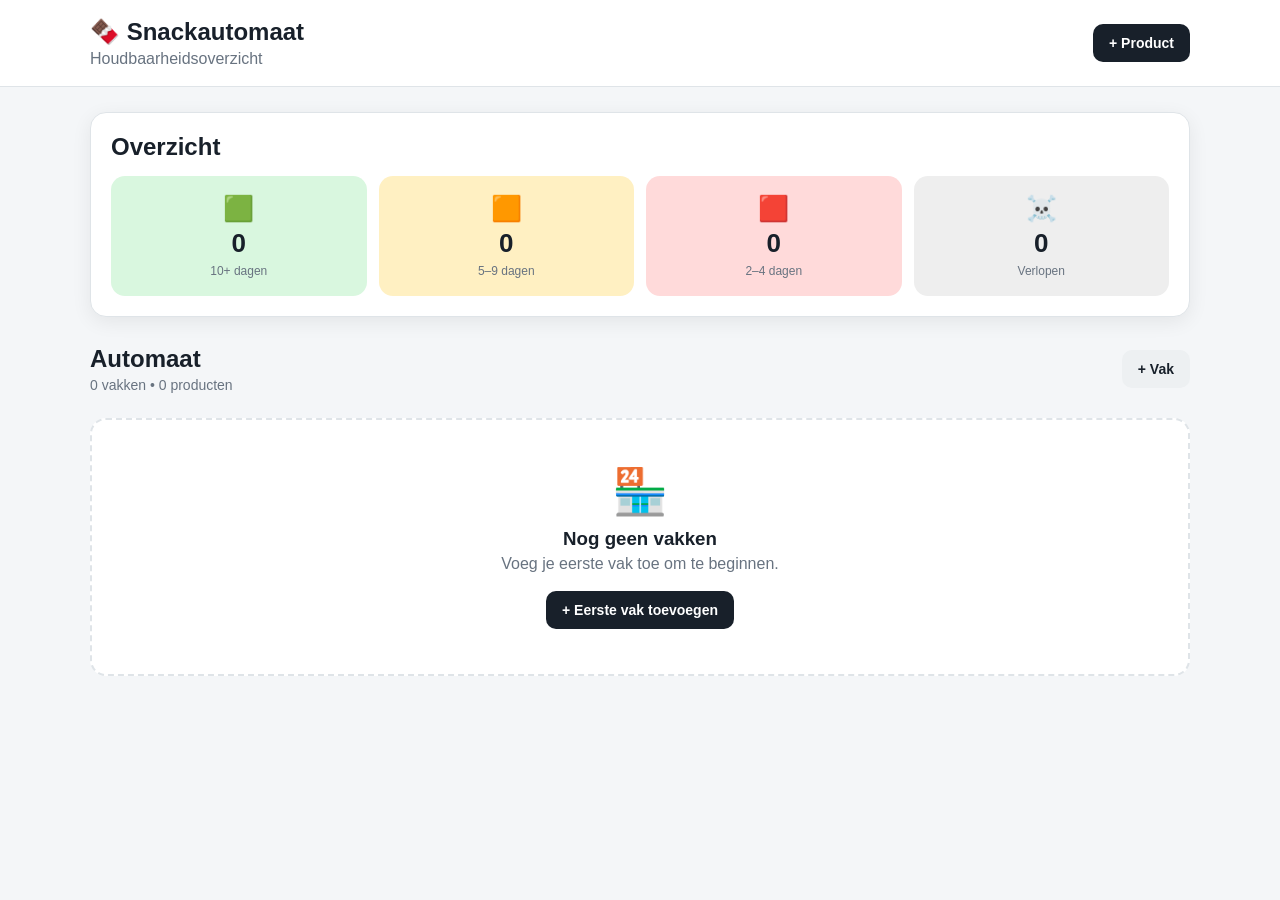
<file: index.html>
<!DOCTYPE html>
<html lang="nl">
<head>
    <meta charset="UTF-8">
    <meta name="viewport" content="width=device-width, initial-scale=1.0">

    <title>Snackautomaat</title>

    <link rel="stylesheet" href="style.css">
    <link rel="manifest" href="manifest.json">

    <meta name="theme-color" content="#18202a">

    <meta name="mobile-web-app-capable" content="yes">
    <meta name="apple-mobile-web-app-capable" content="yes">
    <meta name="apple-mobile-web-app-status-bar-style" content="default">
    <meta name="apple-mobile-web-app-title" content="Snackautomaat">
    </head>

<body>

    <header class="topbar">
        <div>
            <h1>🍫 Snackautomaat</h1>
            <p>Houdbaarheidsoverzicht</p>
        </div>

        <button id="addProductButton" class="primary-button">
            + Product
        </button>
    </header>


    <main>

        <!-- OVERZICHT -->
        <section class="overview">

            <h2>Overzicht</h2>

            <div class="status-grid">

                <button class="status-card green" data-filter="green">
                    <span class="status-icon">🟩</span>
                    <strong id="greenCount">0</strong>
                    <span>10+ dagen</span>
                </button>

                <button class="status-card orange" data-filter="orange">
                    <span class="status-icon">🟧</span>
                    <strong id="orangeCount">0</strong>
                    <span>5–9 dagen</span>
                </button>

                <button class="status-card red" data-filter="red">
                    <span class="status-icon">🟥</span>
                    <strong id="redCount">0</strong>
                    <span>2–4 dagen</span>
                </button>

                <button class="status-card expired" data-filter="expired">
                    <span class="status-icon">☠️</span>
                    <strong id="expiredCount">0</strong>
                    <span>Verlopen</span>
                </button>

            </div>

            <button id="clearFilterButton" class="filter-button hidden">
                Toon alle vakken
            </button>

        </section>


        <!-- VAKKEN -->
        <section class="machine-section">

            <div class="section-title">
                <div>
                    <h2>Automaat</h2>
                    <p id="machineSummary">0 vakken</p>
                </div>

                <button id="addSlotButton" class="secondary-button">
                    + Vak
                </button>
            </div>

            <div id="slotsContainer" class="slots-container"></div>

            <div id="emptyState" class="empty-state">
                <div class="empty-icon">🏪</div>
                <h3>Nog geen vakken</h3>
                <p>Voeg je eerste vak toe om te beginnen.</p>

                <button id="emptyAddSlotButton" class="primary-button">
                    + Eerste vak toevoegen
                </button>
            </div>

        </section>

    </main>


    <!-- PRODUCT TOEVOEGEN -->
    <div id="productModal" class="modal hidden">

        <div class="modal-content">

            <div class="modal-header">
                <div>
                    <h2>Product toevoegen</h2>
                    <p>Voeg een product toe aan een vak.</p>
                </div>

                <button class="close-button" data-close="productModal">
                    ×
                </button>
            </div>

            <form id="productForm">

                <label>
                    Productnaam
                    <input
                        id="productName"
                        type="text"
                        placeholder="Bijvoorbeeld Mars"
                        required
                    >
                </label>

                <label>
                    Vaknummer
                    <select id="productSlot" required></select>
                </label>

                <label>
                    Houdbaar tot
                    <input
                        id="productDate"
                        type="date"
                        required
                    >
                </label>

                <label>
                    Aantal
                    <input
                        id="productAmount"
                        type="number"
                        min="1"
                        max="100"
                        value="1"
                        required
                    >
                </label>

                <div class="form-actions">
                    <button
                        type="button"
                        class="secondary-button"
                        data-close="productModal"
                    >
                        Annuleren
                    </button>

                    <button type="submit" class="primary-button">
                        Toevoegen
                    </button>
                </div>

            </form>

        </div>

    </div>


    <!-- VAK TOEVOEGEN -->
    <div id="slotModal" class="modal hidden">

        <div class="modal-content small-modal">

            <div class="modal-header">
                <div>
                    <h2>Vak toevoegen</h2>
                    <p>Kies een nummer voor het vak.</p>
                </div>

                <button class="close-button" data-close="slotModal">
                    ×
                </button>
            </div>

            <form id="slotForm">

                <label>
                    Vaknummer
                    <input
                        id="slotNumber"
                        type="number"
                        min="1"
                        max="999"
                        required
                    >
                </label>

                <div class="form-actions">

                    <button
                        type="button"
                        class="secondary-button"
                        data-close="slotModal"
                    >
                        Annuleren
                    </button>

                    <button type="submit" class="primary-button">
                        Vak toevoegen
                    </button>

                </div>

            </form>

        </div>

    </div>


    <!-- VAK DETAILS -->
    <div id="slotDetailsModal" class="modal hidden">

        <div class="modal-content">

            <div class="modal-header">

                <div>
                    <h2 id="detailsTitle">Vak</h2>
                    <p id="detailsSubtitle"></p>
                </div>

                <button class="close-button" data-close="slotDetailsModal">
                    ×
                </button>

            </div>

            <div id="slotDetailsContent"></div>

        </div>

    </div>


    <script src="app.js"></script>
    <script>
        if ("serviceWorker" in navigator) {
            window.addEventListener("load", () => {
                navigator.serviceWorker.register(
                    "./service-worker.js"
                );
            });
        }
</script>
</body>
</html>
</file>
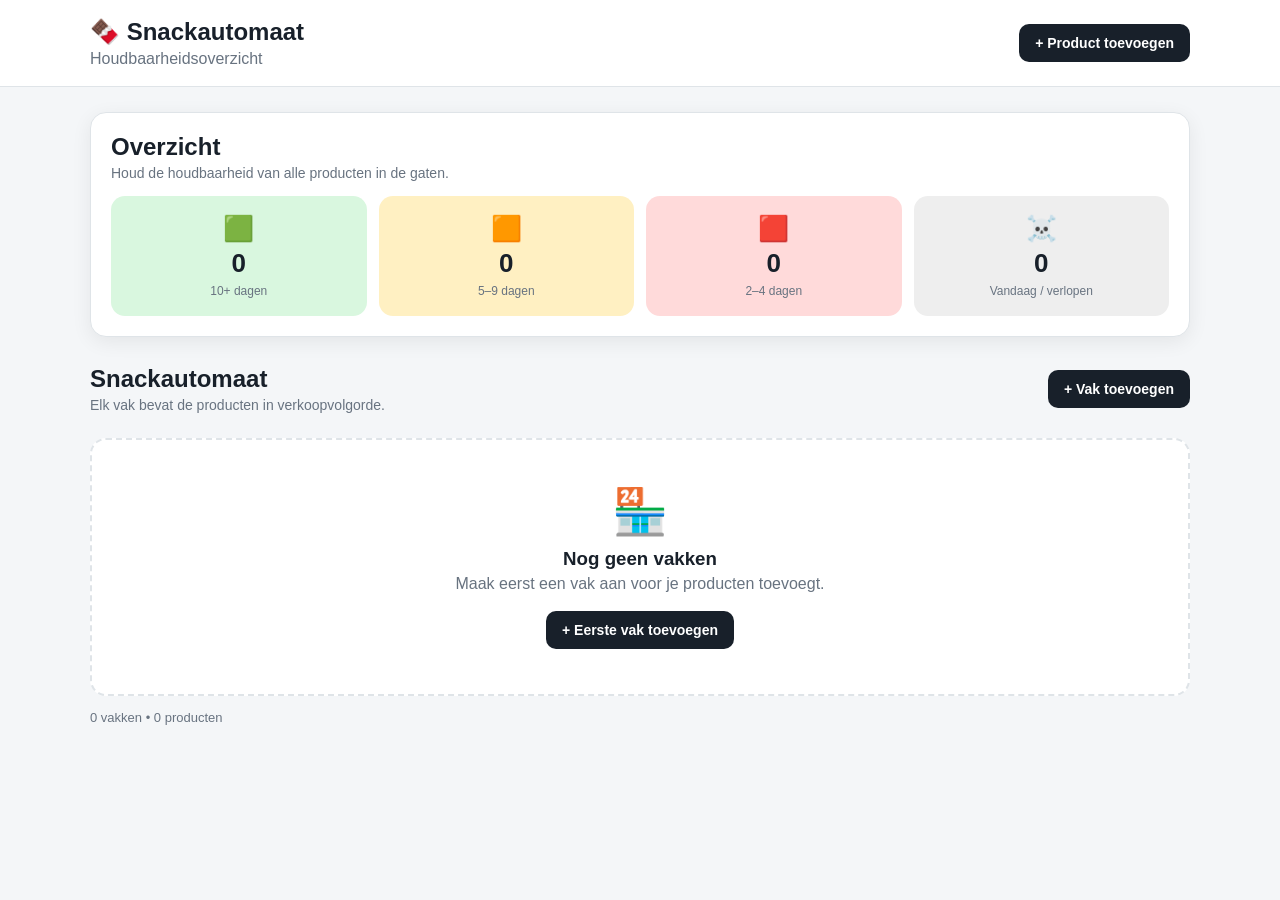
<file: snackautomaat/index.html>
<!DOCTYPE html>
<html lang="nl">
<head>
    <meta charset="UTF-8">

    <meta
        name="viewport"
        content="width=device-width, initial-scale=1.0"
    >

    <title>Snackautomaat</title>

    <!-- Styling -->
    <link rel="stylesheet" href="./style.css">

    <!-- PWA -->
    <link rel="manifest" href="./manifest.json">

    <meta name="theme-color" content="#18202a">

    <meta
        name="mobile-web-app-capable"
        content="yes"
    >

    <meta
        name="apple-mobile-web-app-capable"
        content="yes"
    >

    <meta
        name="apple-mobile-web-app-status-bar-style"
        content="default"
    >

    <meta
        name="apple-mobile-web-app-title"
        content="Snackautomaat"
    >
</head>


<body>

    <!-- =========================
         TOPBAR
    ========================== -->

    <header class="topbar">

        <div>
            <h1>🍫 Snackautomaat</h1>

            <p>
                Houdbaarheidsoverzicht
            </p>
        </div>

        <button
            id="addProductButton"
            class="primary-button"
            type="button"
        >
            + Product toevoegen
        </button>

    </header>


    <main>

        <!-- =========================
             OVERZICHT
        ========================== -->

        <section class="overview">

            <div class="section-title">

                <div>
                    <h2>Overzicht</h2>

                    <p>
                        Houd de houdbaarheid van alle producten in de gaten.
                    </p>
                </div>

            </div>


            <div class="status-grid">

                <button
                    class="status-card green"
                    data-filter="green"
                    type="button"
                >

                    <span class="status-icon">
                        🟩
                    </span>

                    <strong id="greenCount">
                        0
                    </strong>

                    <span>
                        10+ dagen
                    </span>

                </button>


                <button
                    class="status-card orange"
                    data-filter="orange"
                    type="button"
                >

                    <span class="status-icon">
                        🟧
                    </span>

                    <strong id="orangeCount">
                        0
                    </strong>

                    <span>
                        5–9 dagen
                    </span>

                </button>


                <button
                    class="status-card red"
                    data-filter="red"
                    type="button"
                >

                    <span class="status-icon">
                        🟥
                    </span>

                    <strong id="redCount">
                        0
                    </strong>

                    <span>
                        2–4 dagen
                    </span>

                </button>


                <button
                    class="status-card expired"
                    data-filter="expired"
                    type="button"
                >

                    <span class="status-icon">
                        ☠️
                    </span>

                    <strong id="expiredCount">
                        0
                    </strong>

                    <span>
                        Vandaag / verlopen
                    </span>

                </button>

            </div>


            <button
                id="clearFilterButton"
                class="filter-button hidden"
                type="button"
            >
                Toon alle vakken
            </button>

        </section>


        <!-- =========================
             SNACKAUTOMAAT
        ========================== -->

        <section class="machine-section">

            <div class="section-title">

                <div>

                    <h2>
                        Snackautomaat
                    </h2>

                    <p>
                        Elk vak bevat de producten in verkoopvolgorde.
                    </p>

                </div>


                <button
                    id="addSlotButton"
                    class="primary-button"
                    type="button"
                >
                    + Vak toevoegen
                </button>

            </div>


            <div
                id="slotsContainer"
                class="slots-container"
            ></div>


            <!-- Lege automaat -->

            <div
                id="emptyState"
                class="empty-state"
            >

                <div class="empty-icon">
                    🏪
                </div>

                <h3>
                    Nog geen vakken
                </h3>

                <p>
                    Maak eerst een vak aan voor je producten toevoegt.
                </p>

                <button
                    id="emptyAddSlotButton"
                    class="primary-button"
                    type="button"
                >
                    + Eerste vak toevoegen
                </button>

            </div>


            <p
                id="machineSummary"
                style="
                    color: var(--muted);
                    font-size: 13px;
                    margin-top: 14px;
                "
            >
                0 vakken • 0 producten
            </p>

        </section>

    </main>


    <!-- =========================
         PRODUCT TOEVOEGEN MODAL
    ========================== -->

    <div
        id="productModal"
        class="modal hidden"
    >

        <div class="modal-content">

            <div class="modal-header">

                <div>

                    <h2>
                        Product toevoegen
                    </h2>

                    <p>
                        Voeg één of meerdere producten toe aan een vak.
                    </p>

                </div>


                <button
                    class="close-button"
                    type="button"
                    data-close="productModal"
                    aria-label="Sluiten"
                >
                    ×
                </button>

            </div>


            <form id="productForm">

                <label>
                    Product

                    <input
                        id="productName"
                        type="text"
                        placeholder="Bijvoorbeeld Coca Cola"
                        required
                    >
                </label>


                <label>
                    Vak

                    <select
                        id="productSlot"
                        required
                    ></select>
                </label>


                <label>
                    Houdbaar tot

                    <input
                        id="productDate"
                        type="date"
                        required
                    >
                </label>


                <label>
                    Aantal

                    <input
                        id="productAmount"
                        type="number"
                        min="1"
                        value="1"
                        required
                    >
                </label>


                <div class="form-actions">

                    <button
                        type="button"
                        class="secondary-button"
                        data-close="productModal"
                    >
                        Annuleren
                    </button>

                    <button
                        type="submit"
                        class="primary-button"
                    >
                        Product toevoegen
                    </button>

                </div>

            </form>

        </div>

    </div>


    <!-- =========================
         VAK TOEVOEGEN MODAL
    ========================== -->

    <div
        id="slotModal"
        class="modal hidden"
    >

        <div class="modal-content small-modal">

            <div class="modal-header">

                <div>

                    <h2>
                        Vak toevoegen
                    </h2>

                    <p>
                        Geef het vak een nummer.
                    </p>

                </div>


                <button
                    class="close-button"
                    type="button"
                    data-close="slotModal"
                    aria-label="Sluiten"
                >
                    ×
                </button>

            </div>


            <form id="slotForm">

                <label>
                    Vaknummer

                    <input
                        id="slotNumber"
                        type="number"
                        min="1"
                        required
                    >
                </label>


                <div class="form-actions">

                    <button
                        type="button"
                        class="secondary-button"
                        data-close="slotModal"
                    >
                        Annuleren
                    </button>

                    <button
                        type="submit"
                        class="primary-button"
                    >
                        Vak toevoegen
                    </button>

                </div>

            </form>

        </div>

    </div>


    <!-- =========================
         VAK DETAILS MODAL
    ========================== -->

    <div
        id="slotDetailsModal"
        class="modal hidden"
    >

        <div class="modal-content">

            <div class="modal-header">

                <div>

                    <h2 id="detailsTitle">
                        Vak
                    </h2>

                    <p id="detailsSubtitle">
                        Producten
                    </p>

                </div>


                <button
                    class="close-button"
                    type="button"
                    data-close="slotDetailsModal"
                    aria-label="Sluiten"
                >
                    ×
                </button>

            </div>


            <div
                id="slotDetailsContent"
            ></div>

        </div>

    </div>


    <!-- =========================
         JAVASCRIPT
    ========================== -->

    <script src="./app.js"></script>


    <!-- =========================
         SERVICE WORKER
    ========================== -->

    <script>

        if ("serviceWorker" in navigator) {

            window.addEventListener(
                "load",
                () => {

                    navigator.serviceWorker
                        .register(
                            "./service-worker.js",
                            {
                                scope: "./"
                            }
                        )
                        .then(
                            registration => {

                                console.log(
                                    "Service worker geladen:",
                                    registration.scope
                                );

                            }
                        )
                        .catch(
                            error => {

                                console.error(
                                    "Service worker fout:",
                                    error
                                );

                            }
                        );

                }
            );

        }

    </script>

</body>
</html>
</file>
<file: style.css>
* {
    box-sizing: border-box;
}

:root {
    --background: #f4f6f8;
    --card: #ffffff;
    --text: #18202a;
    --muted: #687380;
    --border: #dfe4e8;

    --green: #25a244;
    --green-light: #d9f7df;

    --orange: #f59f00;
    --orange-light: #fff0c2;

    --red: #e03131;
    --red-light: #ffdada;

    --shadow: 0 5px 20px rgba(0, 0, 0, 0.07);
}

body {
    margin: 0;
    background: var(--background);
    color: var(--text);

    font-family:
        Arial,
        Helvetica,
        sans-serif;
}


/* =========================
   TOPBAR
========================= */

.topbar {
    background: white;

    padding:
        18px
        max(20px, calc((100vw - 1100px) / 2));

    display: flex;
    align-items: center;
    justify-content: space-between;

    border-bottom: 1px solid var(--border);

    position: sticky;
    top: 0;

    z-index: 50;
}

.topbar h1 {
    margin: 0;

    font-size: 24px;
}

.topbar p {
    margin: 4px 0 0;

    color: var(--muted);
}


/* =========================
   MAIN
========================= */

main {
    width: min(1100px, calc(100% - 32px));

    margin: 25px auto 60px;
}


/* =========================
   BUTTONS
========================= */

button {
    font-family: inherit;

    cursor: pointer;
}

.primary-button,
.secondary-button,
.filter-button {
    border: none;

    border-radius: 10px;

    padding: 11px 16px;

    font-size: 14px;
    font-weight: 700;

    transition:
        transform 0.15s,
        opacity 0.15s;
}

.primary-button {
    background: #18202a;
    color: white;
}

.secondary-button {
    background: #edf0f2;
    color: #18202a;
}

.filter-button {
    margin-top: 15px;

    background: #18202a;
    color: white;
}

button:hover {
    opacity: 0.85;
}

button:active {
    transform: scale(0.97);
}

.hidden {
    display: none !important;
}


/* =========================
   OVERVIEW
========================= */

.overview {
    background: var(--card);

    border: 1px solid var(--border);

    border-radius: 16px;

    padding: 20px;

    box-shadow: var(--shadow);
}

.overview h2,
.machine-section h2 {
    margin: 0 0 15px;
}

.status-grid {
    display: grid;

    grid-template-columns:
        repeat(4, 1fr);

    gap: 12px;
}

.status-card {
    border: 2px solid transparent;

    border-radius: 14px;

    padding: 16px;

    display: flex;
    flex-direction: column;

    align-items: center;

    gap: 5px;

    color: var(--text);
}

.status-card .status-icon {
    font-size: 25px;
}

.status-card strong {
    font-size: 26px;
}

.status-card span:last-child {
    font-size: 12px;

    color: var(--muted);
}

.status-card.green {
    background: var(--green-light);
}

.status-card.orange {
    background: var(--orange-light);
}

.status-card.red {
    background: var(--red-light);
}

.status-card.expired {
    background: #eeeeee;
}


/* =========================
   MACHINE
========================= */

.machine-section {
    margin-top: 28px;
}

.section-title {
    display: flex;

    justify-content: space-between;
    align-items: center;

    margin-bottom: 15px;
}

.section-title h2 {
    margin: 0;
}

.section-title p {
    margin: 4px 0 0;

    color: var(--muted);

    font-size: 14px;
}


/* =========================
   SLOTS
========================= */

.slots-container {
    display: grid;

    grid-template-columns:
        repeat(3, 1fr);

    gap: 16px;
}

.slot {
    background: var(--card);

    border: 1px solid var(--border);

    border-radius: 16px;

    box-shadow: var(--shadow);

    overflow: hidden;
}

.slot.filtered-out {
    display: none;
}

.slot-header {
    padding: 14px 15px 10px;

    display: flex;

    justify-content: space-between;

    align-items: center;
}

.slot-title {
    display: flex;

    align-items: center;

    gap: 8px;
}

.slot-number {
    font-size: 18px;

    font-weight: 800;
}

.slot-product-name {
    color: var(--muted);

    font-size: 13px;
}

.slot-actions {
    display: flex;

    gap: 5px;
}

.icon-button {
    border: none;

    background: transparent;

    font-size: 18px;

    width: 34px;
    height: 34px;

    border-radius: 8px;

    display: flex;

    align-items: center;
    justify-content: center;
}

.icon-button:hover {
    background: #edf0f2;
}


/* =========================
   PRODUCTS IN SLOT
========================= */

.products {
    padding: 8px 14px 15px;

    display: flex;

    flex-wrap: wrap;

    gap: 7px;
}

.product-chip {
    width: 42px;
    height: 42px;

    border-radius: 9px;

    display: flex;

    align-items: center;
    justify-content: center;

    font-size: 21px;

    border: 2px solid rgba(0, 0, 0, 0.08);

    position: relative;

    cursor: pointer;
}

.product-chip.green {
    background: var(--green-light);
}

.product-chip.orange {
    background: var(--orange-light);
}

.product-chip.red {
    background: var(--red-light);
}

.product-chip.expired {
    background: #e5e5e5;
}

.product-chip:hover {
    transform: translateY(-2px);
}

.product-chip small {
    position: absolute;

    bottom: -17px;

    font-size: 9px;

    color: var(--muted);

    white-space: nowrap;
}


/* =========================
   EMPTY SLOT
========================= */

.empty-slot {
    padding: 5px 15px 18px;

    color: var(--muted);

    font-size: 13px;
}

.empty-slot button {
    margin-top: 8px;
}


/* =========================
   EMPTY STATE
========================= */

.empty-state {
    background: white;

    border: 2px dashed var(--border);

    border-radius: 16px;

    padding: 45px 20px;

    text-align: center;

    margin-top: 10px;
}

.empty-state .empty-icon {
    font-size: 45px;
}

.empty-state h3 {
    margin: 10px 0 5px;
}

.empty-state p {
    color: var(--muted);

    margin: 0 0 18px;
}


/* =========================
   MODAL
========================= */

.modal {
    position: fixed;

    inset: 0;

    background: rgba(0, 0, 0, 0.45);

    display: flex;

    align-items: center;
    justify-content: center;

    padding: 20px;

    z-index: 100;
}

.modal-content {
    width: min(520px, 100%);

    max-height: 90vh;

    overflow-y: auto;

    background: white;

    border-radius: 18px;

    padding: 22px;

    box-shadow: 0 20px 60px rgba(0, 0, 0, 0.2);
}

.small-modal {
    width: min(400px, 100%);
}

.modal-header {
    display: flex;

    justify-content: space-between;

    align-items: flex-start;

    gap: 20px;

    margin-bottom: 22px;
}

.modal-header h2 {
    margin: 0;
}

.modal-header p {
    color: var(--muted);

    margin: 5px 0 0;

    font-size: 14px;
}

.close-button {
    border: none;

    background: #edf0f2;

    border-radius: 8px;

    width: 34px;
    height: 34px;

    font-size: 22px;

    cursor: pointer;
}


/* =========================
   FORMS
========================= */

form {
    display: flex;

    flex-direction: column;

    gap: 17px;
}

label {
    display: flex;

    flex-direction: column;

    gap: 7px;

    font-weight: 700;

    font-size: 14px;
}

input,
select {
    width: 100%;

    padding: 12px;

    border: 1px solid var(--border);

    border-radius: 9px;

    background: white;

    font-size: 16px;

    color: var(--text);
}

input:focus,
select:focus {
    outline: 2px solid #b8c1ca;

    border-color: #8d99a5;
}

.form-actions {
    display: flex;

    justify-content: flex-end;

    gap: 10px;

    margin-top: 5px;
}


/* =========================
   DETAILS
========================= */

.detail-product {
    display: flex;

    align-items: center;

    justify-content: space-between;

    padding: 12px;

    border: 1px solid var(--border);

    border-radius: 10px;

    margin-bottom: 8px;
}

.detail-left {
    display: flex;

    align-items: center;

    gap: 10px;
}

.detail-color {
    font-size: 20px;
}

.detail-date {
    color: var(--muted);

    font-size: 13px;
}

.delete-product {
    border: none;

    background: #ffe2e2;

    border-radius: 8px;

    padding: 7px 9px;

    cursor: pointer;
}

.details-warning {
    padding: 12px;

    background: #fff5d8;

    border-radius: 10px;

    margin-bottom: 15px;

    font-size: 14px;
}


/* =========================
   MOBILE
========================= */

@media (max-width: 800px) {

    .status-grid {
        grid-template-columns:
            repeat(2, 1fr);
    }

    .slots-container {
        grid-template-columns:
            repeat(2, 1fr);
    }
}


@media (max-width: 550px) {

    .topbar {
        padding:
            14px 16px;
    }

    .topbar h1 {
        font-size: 20px;
    }

    .topbar p {
        font-size: 12px;
    }

    .topbar .primary-button {
        padding: 9px 11px;

        font-size: 13px;
    }

    main {
        width: calc(100% - 20px);

        margin-top: 15px;
    }

    .overview {
        padding: 15px;
    }

    .status-card {
        padding: 13px 8px;
    }

    .status-card strong {
        font-size: 23px;
    }

    .slots-container {
        grid-template-columns:
            1fr;
    }

    .section-title {
        align-items: center;
    }

    .slot {
        width: 100%;
    }
}
</file>
<file: snackautomaat/style.css>
* {
    box-sizing: border-box;
}

:root {
    --background: #f4f6f8;
    --card: #ffffff;
    --text: #18202a;
    --muted: #687380;
    --border: #dfe4e8;

    --green: #25a244;
    --green-light: #d9f7df;

    --orange: #f59f00;
    --orange-light: #fff0c2;

    --red: #e03131;
    --red-light: #ffdada;

    --shadow: 0 5px 20px rgba(0, 0, 0, 0.07);
}

body {
    margin: 0;
    background: var(--background);
    color: var(--text);

    font-family:
        Arial,
        Helvetica,
        sans-serif;
}


/* =========================
   TOPBAR
========================= */

.topbar {
    background: white;

    padding:
        18px
        max(20px, calc((100vw - 1100px) / 2));

    display: flex;
    align-items: center;
    justify-content: space-between;

    border-bottom: 1px solid var(--border);

    position: sticky;
    top: 0;

    z-index: 50;
}

.topbar h1 {
    margin: 0;

    font-size: 24px;
}

.topbar p {
    margin: 4px 0 0;

    color: var(--muted);
}


/* =========================
   MAIN
========================= */

main {
    width: min(1100px, calc(100% - 32px));

    margin: 25px auto 60px;
}


/* =========================
   BUTTONS
========================= */

button {
    font-family: inherit;

    cursor: pointer;
}

.primary-button,
.secondary-button,
.filter-button {
    border: none;

    border-radius: 10px;

    padding: 11px 16px;

    font-size: 14px;
    font-weight: 700;

    transition:
        transform 0.15s,
        opacity 0.15s;
}

.primary-button {
    background: #18202a;
    color: white;
}

.secondary-button {
    background: #edf0f2;
    color: #18202a;
}

.filter-button {
    margin-top: 15px;

    background: #18202a;
    color: white;
}

button:hover {
    opacity: 0.85;
}

button:active {
    transform: scale(0.97);
}

.hidden {
    display: none !important;
}


/* =========================
   OVERVIEW
========================= */

.overview {
    background: var(--card);

    border: 1px solid var(--border);

    border-radius: 16px;

    padding: 20px;

    box-shadow: var(--shadow);
}

.overview h2,
.machine-section h2 {
    margin: 0 0 15px;
}

.status-grid {
    display: grid;

    grid-template-columns:
        repeat(4, 1fr);

    gap: 12px;
}

.status-card {
    border: 2px solid transparent;

    border-radius: 14px;

    padding: 16px;

    display: flex;
    flex-direction: column;

    align-items: center;

    gap: 5px;

    color: var(--text);
}

.status-card .status-icon {
    font-size: 25px;
}

.status-card strong {
    font-size: 26px;
}

.status-card span:last-child {
    font-size: 12px;

    color: var(--muted);
}

.status-card.green {
    background: var(--green-light);
}

.status-card.orange {
    background: var(--orange-light);
}

.status-card.red {
    background: var(--red-light);
}

.status-card.expired {
    background: #eeeeee;
}


/* =========================
   MACHINE
========================= */

.machine-section {
    margin-top: 28px;
}

.section-title {
    display: flex;

    justify-content: space-between;
    align-items: center;

    margin-bottom: 15px;
}

.section-title h2 {
    margin: 0;
}

.section-title p {
    margin: 4px 0 0;

    color: var(--muted);

    font-size: 14px;
}


/* =========================
   SLOTS
========================= */

.slots-container {
    display: grid;

    grid-template-columns:
        repeat(3, 1fr);

    gap: 16px;
}

.slot {
    background: var(--card);

    border: 1px solid var(--border);

    border-radius: 16px;

    box-shadow: var(--shadow);

    overflow: hidden;
}

.slot.filtered-out {
    display: none;
}

.slot-header {
    padding: 14px 15px 10px;

    display: flex;

    justify-content: space-between;

    align-items: center;
}

.slot-title {
    display: flex;

    align-items: center;

    gap: 8px;
}

.slot-number {
    font-size: 18px;

    font-weight: 800;
}

.slot-product-name {
    color: var(--muted);

    font-size: 13px;
}

.slot-actions {
    display: flex;

    gap: 5px;
}

.icon-button {
    border: none;

    background: transparent;

    font-size: 18px;

    width: 34px;
    height: 34px;

    border-radius: 8px;

    display: flex;

    align-items: center;
    justify-content: center;
}

.icon-button:hover {
    background: #edf0f2;
}


/* =========================
   PRODUCTS IN SLOT
========================= */

.products {
    padding: 8px 14px 15px;

    display: flex;

    flex-wrap: wrap;

    gap: 7px;
}

.product-chip {
    width: 42px;
    height: 42px;

    border-radius: 9px;

    display: flex;

    align-items: center;
    justify-content: center;

    font-size: 21px;

    border: 2px solid rgba(0, 0, 0, 0.08);

    position: relative;

    cursor: pointer;
}

.product-chip.green {
    background: var(--green-light);
}

.product-chip.orange {
    background: var(--orange-light);
}

.product-chip.red {
    background: var(--red-light);
}

.product-chip.expired {
    background: #e5e5e5;
}

.product-chip:hover {
    transform: translateY(-2px);
}

.product-chip small {
    position: absolute;

    bottom: -17px;

    font-size: 9px;

    color: var(--muted);

    white-space: nowrap;
}


/* =========================
   EMPTY SLOT
========================= */

.empty-slot {
    padding: 5px 15px 18px;

    color: var(--muted);

    font-size: 13px;
}

.empty-slot button {
    margin-top: 8px;
}


/* =========================
   EMPTY STATE
========================= */

.empty-state {
    background: white;

    border: 2px dashed var(--border);

    border-radius: 16px;

    padding: 45px 20px;

    text-align: center;

    margin-top: 10px;
}

.empty-state .empty-icon {
    font-size: 45px;
}

.empty-state h3 {
    margin: 10px 0 5px;
}

.empty-state p {
    color: var(--muted);

    margin: 0 0 18px;
}


/* =========================
   MODAL
========================= */

.modal {
    position: fixed;

    inset: 0;

    background: rgba(0, 0, 0, 0.45);

    display: flex;

    align-items: center;
    justify-content: center;

    padding: 20px;

    z-index: 100;
}

.modal-content {
    width: min(520px, 100%);

    max-height: 90vh;

    overflow-y: auto;

    background: white;

    border-radius: 18px;

    padding: 22px;

    box-shadow: 0 20px 60px rgba(0, 0, 0, 0.2);
}

.small-modal {
    width: min(400px, 100%);
}

.modal-header {
    display: flex;

    justify-content: space-between;

    align-items: flex-start;

    gap: 20px;

    margin-bottom: 22px;
}

.modal-header h2 {
    margin: 0;
}

.modal-header p {
    color: var(--muted);

    margin: 5px 0 0;

    font-size: 14px;
}

.close-button {
    border: none;

    background: #edf0f2;

    border-radius: 8px;

    width: 34px;
    height: 34px;

    font-size: 22px;

    cursor: pointer;
}


/* =========================
   FORMS
========================= */

form {
    display: flex;

    flex-direction: column;

    gap: 17px;
}

label {
    display: flex;

    flex-direction: column;

    gap: 7px;

    font-weight: 700;

    font-size: 14px;
}

input,
select {
    width: 100%;

    padding: 12px;

    border: 1px solid var(--border);

    border-radius: 9px;

    background: white;

    font-size: 16px;

    color: var(--text);
}

input:focus,
select:focus {
    outline: 2px solid #b8c1ca;

    border-color: #8d99a5;
}

.form-actions {
    display: flex;

    justify-content: flex-end;

    gap: 10px;

    margin-top: 5px;
}


/* =========================
   DETAILS
========================= */

.detail-product {
    display: flex;

    align-items: center;

    justify-content: space-between;

    padding: 12px;

    border: 1px solid var(--border);

    border-radius: 10px;

    margin-bottom: 8px;
}

.detail-left {
    display: flex;

    align-items: center;

    gap: 10px;
}

.detail-color {
    font-size: 20px;
}

.detail-date {
    color: var(--muted);

    font-size: 13px;
}

.delete-product {
    border: none;

    background: #ffe2e2;

    border-radius: 8px;

    padding: 7px 9px;

    cursor: pointer;
}

.details-warning {
    padding: 12px;

    background: #fff5d8;

    border-radius: 10px;

    margin-bottom: 15px;

    font-size: 14px;
}


/* =========================
   MOBILE
========================= */

@media (max-width: 800px) {

    .status-grid {
        grid-template-columns:
            repeat(2, 1fr);
    }

    .slots-container {
        grid-template-columns:
            repeat(2, 1fr);
    }
}


@media (max-width: 550px) {

    .topbar {
        padding:
            14px 16px;
    }

    .topbar h1 {
        font-size: 20px;
    }

    .topbar p {
        font-size: 12px;
    }

    .topbar .primary-button {
        padding: 9px 11px;

        font-size: 13px;
    }

    main {
        width: calc(100% - 20px);

        margin-top: 15px;
    }

    .overview {
        padding: 15px;
    }

    .status-card {
        padding: 13px 8px;
    }

    .status-card strong {
        font-size: 23px;
    }

    .slots-container {
        grid-template-columns:
            1fr;
    }

    .section-title {
        align-items: center;
    }

    .slot {
        width: 100%;
    }
}
</file>
